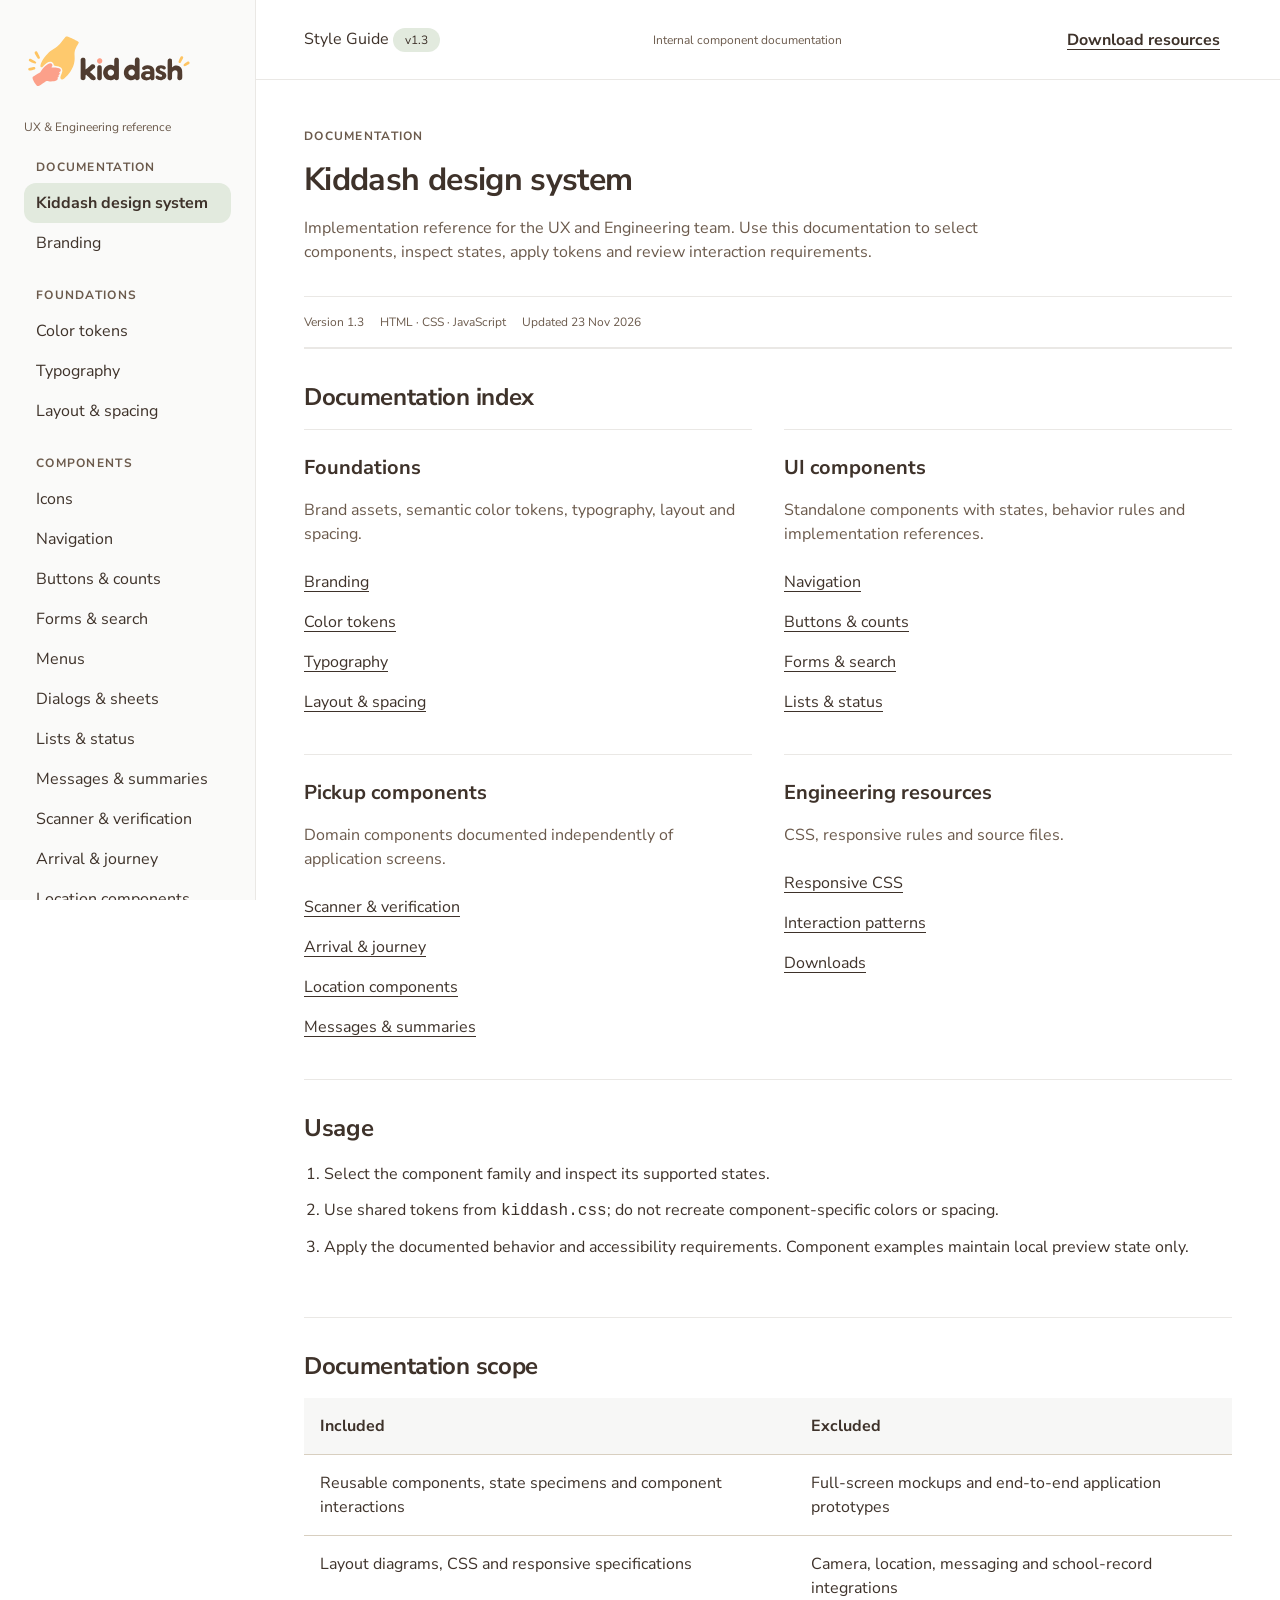
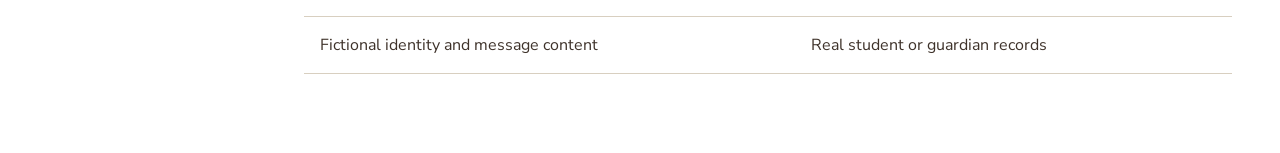
<file: index.html>
<!doctype html>
<html lang="en"><head><meta charset="utf-8"><meta name="viewport" content="width=device-width,initial-scale=1"><meta name="description" content="The interactive Kiddash style guide: visual foundations, reusable components, pickup patterns and responsive CSS."><title>Kiddash · Style Guide</title><link rel="stylesheet" href="guide.css?v=00be83d21c64"><script src="guide-resources.js?v=d16125eb1778" defer></script><script src="guide.js?v=cbdd973c6e53" defer></script><script src="library.js?v=e973c0bb55ab" defer></script></head>
<body><a class="skip" href="#main">Skip to content</a>
<aside class="sidebar" id="sidebar"><a href="#overview" aria-label="Kiddash style guide home"><img class="kd-logo" src="assets/kiddash-logo.svg" alt="Kiddash"></a><small>UX &amp; Engineering reference</small><nav aria-label="Style guide" id="guide-nav"></nav><div class="sidebar-footer">DESIGN SYSTEM · V1.3<br>23 November 2026<br><br>Interactive samples use fictional data.</div></aside>
<header class="topbar"><button class="kd-icon-button mobile-toggle" id="mobile-menu" aria-expanded="false" aria-controls="sidebar" aria-label="Open navigation"><img class="kd-icon" src="assets/icon-menu.svg" alt=""></button><span>Style Guide <span class="version">v1.3</span></span><small>Internal component documentation</small><a href="#downloads" class="kd-link">Download resources</a></header>
<main class="main" id="main" tabindex="-1">
<section class="page" id="overview" data-title="Kiddash design system"><div class="page-head"><div class="eyebrow">Documentation</div><h1>Kiddash design system</h1><p class="intro">Implementation reference for the UX and Engineering team. Use this documentation to select components, inspect states, apply tokens and review interaction requirements.</p></div>
<div class="doc-meta"><span>Version 1.3</span><span>HTML · CSS · JavaScript</span><span>Updated 23 Nov 2026</span></div>
<div class="section"><h2>Documentation index</h2><div class="doc-directory">
<article><h3>Foundations</h3><p>Brand assets, semantic color tokens, typography, layout and spacing.</p><a href="#branding">Branding</a><a href="#colors">Color tokens</a><a href="#typography">Typography</a><a href="#layout">Layout &amp; spacing</a></article>
<article><h3>UI components</h3><p>Standalone components with states, behavior rules and implementation references.</p><a href="#navigation">Navigation</a><a href="#buttons">Buttons &amp; counts</a><a href="#forms">Forms &amp; search</a><a href="#lists">Lists &amp; status</a></article>
<article><h3>Pickup components</h3><p>Domain components documented independently of application screens.</p><a href="#verification">Scanner &amp; verification</a><a href="#arrival">Arrival &amp; journey</a><a href="#location">Location components</a><a href="#messages">Messages &amp; summaries</a></article>
<article><h3>Engineering resources</h3><p>CSS, responsive rules and source files.</p><a href="#responsive">Responsive CSS</a><a href="#patterns">Interaction patterns</a><a href="#downloads">Downloads</a></article></div></div>
<div class="section"><h2>Usage</h2><ol class="rule-list"><li>Select the component family and inspect its supported states.</li><li>Use shared tokens from <code>kiddash.css</code>; do not recreate component-specific colors or spacing.</li><li>Apply the documented behavior and accessibility requirements. Component examples maintain local preview state only.</li></ol></div>
<div class="section"><h2>Documentation scope</h2><table class="kd-table"><thead><tr><th>Included</th><th>Excluded</th></tr></thead><tbody><tr><td>Reusable components, state specimens and component interactions</td><td>Full-screen mockups and end-to-end application prototypes</td></tr><tr><td>Layout diagrams, CSS and responsive specifications</td><td>Camera, location, messaging and school-record integrations</td></tr><tr><td>Fictional identity and message content</td><td>Real student or guardian records</td></tr></tbody></table></div></section>
<section class="page" id="branding" data-title="Branding" hidden><div class="page-head"><div class="eyebrow">Branding / Kiddash</div><h1>Branding</h1><p class="intro">Official logo asset, clear-space rules, minimum size, color treatment and product-copy requirements.</p></div><div class="logo-stage brand-signature"><div class="logo-clearspace"><img src="assets/kiddash-logo.svg" alt="Official Kiddash logo with clear space"></div></div><div class="brand-ribbon" aria-label="Kiddash brand colors"><span>Honey</span><span>Clay</span><span>Mist</span><span>Ink</span></div>
<div class="grid-2 section"><div><h2>Clear space & minimum size</h2><p>Reserve clear space of at least one quarter of the rendered logo height on all sides. At 160 px wide, the logo is about 50 px high; use 16 px of clear space.</p><p><strong>Minimum full-logo width: 128 px.</strong> This is the proposed product minimum; check readability at the final device scale.</p></div><div><h2>Asset usage</h2><ul class="rule-list"><li>Use the transparent SVG on white.</li><li>Scale width and height proportionally: 2048 : 636.</li><li>Do not stretch, add shadows, rotate or rebuild the wordmark in a font.</li><li>Logo artwork colors are fixed; they do not replace the application’s semantic color tokens.</li></ul></div></div><div class="grid-2"><div class="specimen"><div class="sample-title">Small app signature · 128 px</div><img class="kd-logo" style="width:128px" src="assets/kiddash-logo.svg" alt="Kiddash"></div><div class="logo-stage dark"><img class="kd-logo" src="assets/kiddash-logo.svg" alt="Single-color white Kiddash logo"></div></div><p class="component-note">White monochrome treatment is reserved for dark backgrounds. The downloadable source remains unchanged.</p><div class="actions"><a class="kd-button outline compact" href="assets/kiddash-logo.svg" download>Download original SVG</a></div><div class="section"><h2>Product copy</h2><ul class="rule-list"><li>Use concise, specific labels for actions and status changes.</li><li>Include student and guardian names where they identify the subject of a decision.</li><li>Use explicit verbs for consequential actions: “Check guardian” and “Confirm handoff”.</li><li>Keep brand slogans out of control labels, error messages and technical documentation.</li></ul></div><div data-css="brand"></div></section>


<section class="page" id="colors" data-title="Color tokens" hidden><div class="page-head"><div class="eyebrow">Foundations</div><h1>Color tokens</h1><p class="intro">Source palette, semantic assignments and text-contrast requirements. Select a swatch to copy its hexadecimal value.</p></div><div class="palette-grid" id="palette"></div><div class="section"><h2>Semantic assignments</h2><table class="kd-table"><caption>Semantic colors</caption><thead><tr><th>Role</th><th>Token</th><th>Rule</th></tr></thead><tbody><tr><td>Main scan action</td><td>Honey</td><td>Raised yellow surface with an ink label.</td></tr><tr><td>Needs attention</td><td>Blush</td><td>Coral count surface; always include a count and label.</td></tr><tr><td>Remaining</td><td>Mist</td><td>Children still in school’s care, including those needing attention.</td></tr><tr><td>Picked up</td><td>Neutral 100</td><td>Recorded handoffs, not scanned codes.</td></tr><tr><td>Deliberate decision</td><td>Clay</td><td>20 px bold ink labels; avoid small ink text on clay.</td></tr></tbody></table></div><div class="kd-notice">Use ink for normal text. Sage on white is approximately 4.45:1, so it is not approved for small text. Color never carries status by itself.</div><div data-css="colors"></div></section>

<section class="page" id="typography" data-title="Typography" hidden><div class="page-head"><div class="eyebrow">Foundations</div><h1>Typography</h1><p class="intro">Nunito Sans type scale with actual-size specimens, line heights and font weights. Use the preview field to inspect a custom string.</p></div><div class="type-controls"><label class="kd-field"><span class="kd-label">Preview text</span><input class="kd-input" id="type-input" value="Student name · Pickup status" maxlength="100"></label><button class="kd-button outline compact" id="type-reset">Reset sample</button></div><div id="type-specimens"></div><div class="section"><h2>Font weights</h2><div class="weight-preview"><span style="font-weight:400">Regular 400 · Messages and explanations</span><span style="font-weight:600">Semibold 600 · Supporting emphasis</span><span style="font-weight:700">Bold 700 · Names, headings and actions</span></div></div><div class="kd-notice">Body copy stays at 16 px / 24 px. Use 12 px only for secondary metadata. Let text wrap at increased text sizes; never truncate identity information.</div><div data-css="typography"></div></section>

<section class="page" id="layout" data-title="Layout & spacing" hidden><div class="page-head"><div class="eyebrow">Foundations</div><h1>Layout & spacing</h1><p class="intro">402 × 874 px reference layout, four-column grid and spacing tokens. All padding and gaps use the 4 px scale.</p></div><p class="component-note">Layout diagram: structural regions and spacing measurements, not an application mockup.</p><div class="layout-spec"><div class="phone-layout"><div class="phone-region region-status">Status / safe-area reference · 48</div><div class="phone-region region-header">App header · 52</div><div class="region-content"><div class="grid-overlay" id="layout-grid"><i></i><i></i><i></i><i></i></div><div class="fake">Search · 56</div><div class="fake" style="height:112px">3 count blocks · 112</div><div class="fake" style="height:144px">Full-width message</div><div class="fake" style="height:144px">Full-width message</div><div class="fake">Primary action · 56</div></div><div class="phone-region region-nav">Bottom navigation + safe area · 100</div></div><div><h2>Grid specification</h2><div class="legend"><i style="background:var(--kd-honey)"></i>52 px header</div><div class="legend"><i style="background:var(--kd-blush)"></i>Four columns, 12 px gutters</div><div class="legend"><i style="background:var(--kd-mist)"></i>100 px navigation region</div><ul class="rule-list"><li>24 px left and right margin → 354 px content width.</li><li>4 columns × 79.5 px + 3 gutters × 12 px = 354 px.</li><li>Content scrolls; identity names and full messages wrap.</li><li>Main controls: 56 px high. Compact controls and touch targets: at least 48 px.</li><li>These are design reference regions, not fixed operating-system safe areas. Use <code>env(safe-area-inset-*)</code> on the web.</li></ul><label class="kd-choice"><input type="checkbox" id="grid-toggle" checked>Show column overlay</label><a class="kd-link" href="#responsive">View responsive specifications</a></div></div><div class="grid-2 section"><div><h2>Padding visualization</h2><label class="kd-field"><span class="kd-label">Try a padding token</span><select class="kd-select" id="padding-select"><option>4</option><option>8</option><option>12</option><option>16</option><option>24</option><option selected>32</option></select></label><div class="spacing-demo" id="padding-demo" style="margin-top:24px"><span class="measure-label" id="padding-label">32 px</span><div class="inner">The white area is content.<br>The green area is padding.</div></div></div><div><h2>Spacing tokens</h2><div class="space-scale" id="space-scale"></div><p class="component-note">Use 4–8 px for closely related content, 12–16 px inside components, and 24–32 px between sections. Fractional grid widths are allowed; padding tokens remain multiples of four.</p></div></div><div data-css="layout"></div></section>

<section class="page" id="buttons" data-title="Buttons & counts" hidden><div class="page-head"><div class="eyebrow">Components</div><h1>Buttons & counts</h1><p class="intro">Action hierarchy, dimensions, interaction states and count selectors. Use shared component classes rather than screen-specific styles.</p></div><div class="specimen"><div class="sample-title">Live controls · press and hold</div><div class="samples"><button class="kd-button" data-toast="Scan action selected"><img class="kd-icon" src="assets/icon-scan.svg" alt="">Scan pickup code</button><button class="kd-button secondary" data-toast="Ready response selected">Getting ready</button><button class="kd-button outline" data-toast="Secondary action selected">Close options</button><button class="kd-button decision" data-toast="Confirmation requires an explicit handoff">Confirm handoff</button></div></div><div class="grid-2 section"><div class="specimen"><div class="sample-title">Pressed</div><button class="kd-button" data-state="pressed" data-toast="This specimen shows the pressed visual">Scan pickup code</button><p class="component-note">120 ms feedback. Shadow becomes inset; content shifts down 4 px.</p></div><div class="specimen"><div class="sample-title">Unavailable</div><button class="kd-button" disabled>Confirm handoff</button><p class="component-note">Check the guardian before confirming. Disabled controls keep readable labels and have no elevation.</p></div><div class="specimen"><div class="sample-title">Loading</div><button class="kd-button" id="loading-button">Try loading state</button><p class="component-note">The demo completes after one second. Production waits for a verified result and blocks duplicates.</p></div><div class="specimen"><div class="sample-title">Compact / text action</div><div class="samples"><button class="kd-button outline compact" data-toast="Compact control selected">View history</button><button class="kd-link" data-toast="Text action selected">Cancel</button></div></div></div><div class="section"><h2>Count selector</h2><div class="kd-metrics" style="max-width:354px" id="count-samples"><button class="kd-count attention" aria-pressed="true"><strong>2</strong><span>Attention</span></button><button class="kd-count" aria-pressed="false"><strong>12</strong><span>Picked up</span></button><button class="kd-count remaining" aria-pressed="false"><strong>8</strong><span>Remaining</span></button></div><p id="count-sample-result" class="component-note" aria-live="polite">Attention selected. The active surface is inset.</p><p>Keep 48 px numbers and 12 px labels. No decorative arrows. Attention is part of Remaining, so <strong>12 + 8 = 20</strong>, not 22.</p></div><div id="button-states"></div><div data-css="buttons"></div></section>


<section class="page" id="forms" data-title="Forms & search" hidden><div class="page-head"><div class="eyebrow">Components</div><h1>Forms & search</h1><p class="intro">Labeled input, search, selection and validation components. Field errors preserve entered values and identify the required correction.</p></div><div class="grid-2"><form class="specimen kd-stack" id="message-form" novalidate><h2>Form specimen</h2><label class="kd-field"><span class="kd-label">Child</span><input class="kd-input" value="Justin H. · Grade 2" disabled></label><label class="kd-field"><span class="kd-label">Today’s delay</span><select class="kd-select" name="delay"><option value="20">20 minutes</option><option value="10">10 minutes</option><option value="30">30 minutes</option></select></label><label class="kd-field"><span class="kd-label">Message <span class="muted">(required)</span></span><textarea class="kd-textarea" id="message-field" name="message" maxlength="500" placeholder="Let Ms. Chen know what changed." aria-describedby="message-help"></textarea><span class="kd-help" id="message-help">Include anything the teacher needs to know today.</span></label><button class="kd-button" type="submit">Send demo update</button><div class="empty-feedback" id="form-feedback" role="status"></div></form><div class="kd-stack"><div class="specimen"><div class="sample-title">Search / filled / focus</div><label class="kd-label" for="search-sample">Find a student</label><div class="kd-search" style="margin-top:12px"><img class="kd-icon" src="assets/icon-search.svg" alt=""><input id="search-sample" type="search" placeholder="Search by name"></div><p class="component-note" id="search-sample-result" aria-live="polite">Try “Justin”, “Sofia” or “Noah”.</p></div><div class="specimen"><h3>One choice, clearly named</h3><fieldset style="border:0;padding:0;margin:0"><legend class="kd-label">Arrival update method</legend><label class="kd-choice"><input type="radio" name="method" checked>Share for this pickup</label><label class="kd-choice"><input type="radio" name="method">Use manual updates</label></fieldset><label class="kd-choice"><input type="checkbox">Keep a copy in pickup history</label></div><div class="kd-notice">Validate after the user tries to submit, then update feedback as they correct the field. Keep their text. Use <code>aria-invalid</code> and <code>aria-describedby</code>; an error never relies on red alone.</div></div></div><div id="form-states"></div><div data-css="forms"></div></section>


<section class="page" id="menus" data-title="Menus" hidden><div class="page-head"><div class="eyebrow">Components</div><h1>Menus</h1><p class="intro">Contextual selection menus with visible selected states and keyboard interaction.</p></div><div class="grid-2"><div class="specimen" style="min-height:320px"><div class="sample-title">Open the class menu</div><div class="menu-preview"><button class="kd-button outline compact" id="class-menu-button" aria-haspopup="menu" aria-expanded="false" aria-controls="class-menu">Grade 2</button><div class="kd-menu floating-menu" id="class-menu" role="menu" aria-label="Choose a class" hidden><button role="menuitemradio" aria-checked="false" data-grade="Grade 1">Grade 1<span></span></button><button role="menuitemradio" aria-checked="true" data-grade="Grade 2">Grade 2<img class="kd-icon" src="assets/icon-check.svg" alt="Selected"></button><button role="menuitemradio" aria-checked="false" data-grade="Grade 3">Grade 3<span></span></button><button role="menuitem" disabled>Manage classes · unavailable</button></div></div><p class="component-note">Click outside or press Escape to dismiss. Arrow keys move between options; Enter selects.</p></div><div><h2>Menu rules</h2><ul class="rule-list"><li>48 px minimum row height; 16 px labels.</li><li>Use a check plus a soft selected surface.</li><li>Return focus to the trigger after closing.</li><li>Keep destructive choices separated and explicitly named.</li><li>Use a native select for ordinary form choices.</li></ul></div></div><div data-css="menus"></div></section>

<section class="page" id="navigation" data-title="Navigation" hidden>
<div class="page-head"><div class="eyebrow">Components / Navigation</div><h1>Navigation</h1><p class="intro">Bottom navigation components for teacher and parent roles. Inspect destination order, selected states, touch targets and safe-area behavior.</p></div>
<div class="nav-stage-grid" id="navigation-live"></div>
<div class="section"><h2>Selected-state variants</h2><p>402 px reference width · 100 px reference region including the home indicator. On a real device, use the operating system’s safe-area inset.</p><div id="navigation-variants" class="nav-variant-grid"></div></div>
<div class="section grid-2"><div><h2>Destination structure</h2><ul class="rule-list"><li>Teacher: Map, Pickup, Chat, Alerts.</li><li>Parent: Pickup, Chat, My code.</li><li>Keep destination order fixed and labels visible.</li><li>Color, shape and label weight work together.</li></ul></div><div><h2>Interaction & accessibility</h2><ul class="rule-list"><li>Each link has a touch target at least 48 px high.</li><li>One current destination per bar.</li><li>Use <code>aria-current="page"</code> and a named navigation landmark.</li><li>Camera and confirmation steps use a focused flow with a clear return.</li></ul></div></div><div data-css="navigation"></div></section>


<section class="page" id="dialogs" data-title="Dialogs & sheets" hidden><div class="page-head"><div class="eyebrow">Components</div><h1>Dialogs & sheets</h1><p class="intro">Modal surfaces for focused decisions and contextual options. Includes focus management, dismissal behavior and action ordering.</p></div><div class="grid-2"><div class="specimen"><h2>Confirmation</h2><p>Explain the consequence before ending a pickup trip.</p><button class="kd-button decision" data-dialog="end-trip-dialog">Preview confirmation</button></div><div class="specimen"><h2>Contextual sheet</h2><p>Keep options close to the current pickup, with a clear way back.</p><button class="kd-button outline" data-dialog="options-dialog">Open pickup options</button></div></div><div class="section"><h2>Shared anatomy</h2><table class="kd-table"><thead><tr><th>Part</th><th>Specification</th><th>Behavior</th></tr></thead><tbody><tr><td>Surface</td><td>354 px max / 24 px padding / 24 px radius</td><td>Scroll inside the dialog on short screens.</td></tr><tr><td>Backdrop</td><td>Ink at 32% opacity</td><td>Underlying controls are not interactive.</td></tr><tr><td>Heading / copy</td><td>24 / 32 bold; 16 / 24 regular</td><td>Describe the outcome in plain language.</td></tr><tr><td>Actions</td><td>56 px high, 12 px gap</td><td>Safe choice first in focus order; explicit action labels.</td></tr><tr><td>Focus</td><td>Native dialog / accessible heading</td><td>Focus enters the dialog, stays inside and returns to the trigger.</td></tr></tbody></table><p class="component-note">Escape and the safe action dismiss without changing data. Never confirm a handoff by clicking the backdrop.</p></div><div data-css="dialogs"></div></section>

<section class="page" id="lists" data-title="Lists & status" hidden><div class="page-head"><div class="eyebrow">Components</div><h1>Lists & status</h1><p class="intro">Attention messages, roster rows, status chips and documentation tables. Use full-width rows when names or messages require wrapping.</p></div><div class="grid-2"><div><div class="sample-title">Whole-card reply</div><button class="kd-attention-card" data-reply="Sofia R."><span class="kd-row"><span class="kd-avatar" style="background:var(--kd-blush)">SR</span><span><strong>Sofia R.</strong><small style="display:block">New message · 2 min ago</small></span></span><p>“Could you bring Sofia’s jacket? I left it by the classroom door this morning.”</p><span class="reply">Read & reply</span></button><p class="component-note">40 px portrait / 16 px padding / 16 px body. Reply is a cue inside the one button, not a nested button.</p></div><div><div class="sample-title">Arrival queue / chronological</div><ol class="kd-list"><li class="kd-list-item"><span data-order>1</span><div><strong>Justin H.</strong><small>David Han · North gate · 3:14 PM</small></div><span class="kd-chip success">Arrived</span></li><li class="kd-list-item"><span data-order>2</span><div><strong>Noah K.</strong><small>Jordan K. · North gate · 3:15 PM</small></div><span class="kd-chip waiting">Getting ready</span></li><li class="kd-list-item"><span data-order>3</span><div><strong>Emma L.</strong><small>Alex L. · North gate · 3:16 PM</small></div><span class="kd-chip success">Arrived</span></li></ol></div></div><div class="section"><h2>Tables: explicit scope</h2><p>The current mobile application uses roster and history lists, so an in-app data table is <strong>not applicable</strong>. Do not squeeze a desktop table into a phone. This documentation uses accessible tables for specifications; the reusable CSS is included below.</p><div class="kd-table-wrap" tabindex="0" role="region" aria-label="Example pickup record table"><table class="kd-table"><caption>Documentation example · fictional records</caption><thead><tr><th scope="col">Student</th><th scope="col">Guardian</th><th scope="col">Handoff</th></tr></thead><tbody><tr><th scope="row">Ben L.</th><td>David L.</td><td>3:10 PM</td></tr><tr><th scope="row">Ella T.</th><td>Sam T.</td><td>3:12 PM</td></tr></tbody></table></div></div><div class="section"><h2>List row variants</h2><div class="spec-grid"><div><div class="sample-title">Default / roster</div><ul class="kd-list"><li class="kd-list-item"><span class="kd-avatar">JH</span><div><strong>Justin H.</strong><small>Grade 2 · In school’s care</small></div></li></ul></div><div><div class="sample-title">Arrival / ordered</div><ol class="kd-list"><li class="kd-list-item"><span data-order>1</span><div><strong>Justin H.</strong><small>David Han · 3:14 PM</small></div><span class="kd-chip success">Arrived</span></li></ol></div><div><div class="sample-title">History / completed</div><ul class="kd-list"><li class="kd-list-item"><span class="kd-avatar">BL</span><div><strong>Ben L.</strong><small>David L. · Picked up 3:10 PM</small></div><img class="kd-icon" src="assets/icon-check.svg" alt="Completed"></li></ul></div><div><div class="sample-title">Compact</div><ul class="kd-list"><li class="kd-list-item compact"><div><strong>Sofia R.</strong><small>Grade 2</small></div><span class="kd-chip attention">Message</span></li></ul></div></div></div><div id="list-states"></div><div data-css="lists"></div></section>


<section class="page" id="icons" data-title="Icons" hidden><div class="page-head"><div class="eyebrow">Components</div><h1>Icons</h1><p class="intro">Rounded SVG icon set: 24 px grid, 1.75 px stroke, rounded joins and semantic color accents. Each asset can be downloaded individually.</p></div><p class="component-note">Assets are displayed at 24 px. Select an icon to download the SVG.</p><div class="icons-grid" id="icon-gallery"></div><div class="section grid-2"><div><h2>24 px icon, 48 px target</h2><div class="samples"><button class="kd-icon-button" data-toast="Close action sample" aria-label="Close example"><img class="kd-icon" src="assets/icon-close.svg" alt=""></button><button class="kd-button outline compact" data-toast="History action sample"><img class="kd-icon" src="assets/icon-history.svg" alt="">Pickup history</button></div></div><ul class="rule-list"><li>Use 1.75 px rounded strokes on a 24 px grid.</li><li>Use color for selected navigation; quiet grayscale for the rest.</li><li>Keep the visible glyph centered inside a 24 px frame.</li><li>Do not use an icon as the only state cue.</li><li>Decorative icons use an empty alt; the control owns the accessible name.</li></ul></div><div data-css="icons"></div></section>

<section class="page" id="verification" data-title="Scanner & verification" hidden><div class="page-head"><div class="eyebrow">Components</div><h1>Scanner & verification</h1><p class="intro">Scanner surfaces, pickup passes, guardian pairs and explicit handoff controls. These are isolated component specimens; they do not update a roster.</p></div>
<div class="spec-grid"><div><h2>Scanner</h2><p>Preview the component state without opening a camera.</p><label class="kd-field"><span class="kd-label">Scanner state</span><select class="kd-select" id="scanner-state"><option value="ready">Ready</option><option value="captured">Captured</option><option value="invalid">Invalid / expired</option></select></label><div id="scanner-specimen" class="component-preview" aria-live="polite"></div></div><div><h2>Specification</h2><dl class="spec-list"><dt>CSS</dt><dd><code>.kd-scanner</code>, <code>.kd-scan-window</code></dd><dt>Reference size</dt><dd>354 px width; 224 px ready surface</dd><dt>Padding / radius</dt><dd>24 px / 24 px</dd><dt>State input</dt><dd><code>ready | captured | invalid</code></dd><dt>Behavior</dt><dd>A captured code identifies a pass. It does not confirm the guardian’s identity or record a handoff.</dd></dl></div></div>
<div id="verification-states"></div>
<div class="section"><h2>Guardian match — interactive specimen</h2><div class="spec-grid"><div><div id="guardian-preview"></div><div class="state-selectors" id="guardian-controls"><button class="kd-button outline compact" data-guardian="default" aria-pressed="true">Default</button><button class="kd-button outline compact" data-guardian="right" aria-pressed="false">Swipe right</button><button class="kd-button outline compact" data-guardian="left" aria-pressed="false">Swipe left</button><button class="kd-button outline compact" data-guardian="matched" aria-pressed="false">Matched</button></div><p id="guardian-state-status" role="status" class="component-note">Default state</p></div><div><h3>Behavior contract</h3><ul class="rule-list"><li>Right swipe previews Match; left swipe previews Check.</li><li>Expose equivalent controls for keyboard and tap input.</li><li>Keep the student and guardian names visible.</li><li>A matched identity enables a separate handoff confirmation. It does not record pickup.</li></ul></div></div></div>
<div class="section"><h2>Pickup pass &amp; handoff action</h2><div class="spec-grid"><div class="kd-pass"><img class="pass-symbol" src="assets/icon-qr.svg" alt="Illustrative QR symbol, not a valid pickup pass"><strong>Justin H. · David Han</strong><p>Authorized guardian</p><span class="kd-chip">Illustrative pass</span></div><div><h3>Confirmation control</h3><p>The host application enables this action only after identity verification. The action records the physical handoff, not the scan result.</p><div class="kd-stack"><button class="kd-button decision" disabled>Confirm handoff</button><button class="kd-button decision" data-toast="Component preview: handoff action activated; no record changed.">Confirm handoff</button></div><p class="component-note">Disabled and enabled states. Production code must prevent duplicate submissions.</p></div></div></div><div data-css="verification"></div></section>
<section class="page" id="arrival" data-title="Arrival & journey" hidden><div class="page-head"><div class="eyebrow">Components</div><h1>Arrival & journey</h1><p class="intro">Approaching notifications, arrival-sharing status, journey scenes and action rows. State controls below change one component at a time.</p></div><div id="arrival-states"></div><div data-css="arrival"></div></section>
<section class="page" id="location" data-title="Location components" hidden><div class="page-head"><div class="eyebrow">Components</div><h1>Location components</h1><p class="intro">Search results, empty states and campus selection surfaces. Keep the query field in Forms & search; compose these components in the application.</p></div>
<div class="section"><h2>Search result states</h2><div class="spec-grid"><div><div class="sample-title">Result row</div><button class="kd-search-result" data-toast="Component event: select student Justin H."><span class="kd-avatar">JH</span><span><strong>Justin H.</strong><small>Grade 2 · Playground</small></span></button><p class="component-note">Primary text: student name. Supporting text: class and location. Use a full-width control with a minimum 48 px target.</p></div><div><div class="sample-title">No results</div><div class="kd-empty"><strong>No matching student</strong><p>Check the spelling or use a different name.</p></div></div></div></div>
<div class="section"><h2>Campus surface</h2><div class="spec-grid"><div><label class="kd-field"><span class="kd-label">Map state</span><select class="kd-select" id="location-state"><option value="overview">Overview</option><option value="selected">Student selected</option></select></label><div id="location-specimen" class="component-preview"></div><p id="location-status" class="component-note" role="status"></p></div><div><h3>Selection rules</h3><ul class="rule-list"><li>Keep unselected areas neutral.</li><li>Highlight only the selected student and location.</li><li>Provide the student name outside the map as accessible text.</li><li>Show the source and update time of the location.</li><li>Clear selection when the query changes.</li></ul><p class="component-note">The campus surface is a simplified web adaptation, not the original Figma illustration.</p></div></div></div><div data-css="location"></div></section>
<section class="page" id="patterns" data-title="Interaction patterns" hidden><div class="page-head"><div class="eyebrow">Behavior</div><h1>Interaction patterns</h1><p class="intro">Requirements for navigation, progressive disclosure, selection, feedback and confirmation. Each pattern links to the relevant component documentation.</p></div><div class="status-note"><strong>Task 4 cross-check pending.</strong> These patterns describe the current app. The team’s original Task 4 selections have not been supplied, so this list does not claim to reproduce that submission.</div><div id="pattern-list"></div><div class="section"><h2>Pickup state requirements</h2><p><strong>Approaching → Arrived → Identity checked → Handoff confirmed.</strong> These states are distinct. Messages, scans and swipe feedback never silently record a child as picked up.</p><a class="kd-button outline compact" href="#verification">View verification components</a></div><div data-css="patterns"></div></section>




<section class="page" id="messages" data-title="Messages & summaries" hidden><div class="page-head"><div class="eyebrow">Components & patterns</div><h1>Messages & summaries</h1><p class="intro">Incoming and outgoing messages, contextual replies and source-linked summaries. Summary content does not change pickup authorization.</p></div><div class="grid-2"><div class="kd-summary"><h2>Summary component</h2><ol><li>Sofia’s pickup is 20 minutes later.<br><button class="kd-link" data-source="sofia-source">Read Elena’s message · 2:48 PM</button></li><li>Justin’s dad is at the North gate.<br><button class="kd-link" data-source="justin-source">Read David’s message · 3:14 PM</button></li></ol><p class="component-note">Example summary of fictional messages. Verify the source when a decision affects handoff.</p></div><div class="kd-stack"><article class="kd-message" id="sofia-source" tabindex="-1"><strong>Elena R. · Sofia’s mom</strong><p>I’ll be 20 minutes late today.</p><small>2:48 PM</small><button class="kd-link" data-reply="Sofia R.">Reply to Elena</button></article><article class="kd-message" id="justin-source" tabindex="-1"><strong>David Han · Justin’s dad</strong><p>I’m at the North gate.</p><small>3:14 PM</small><button class="kd-link" data-reply="Justin H.">Reply to David</button></article></div></div><div id="message-states"></div><div data-css="messages"></div></section>


<section class="page" id="responsive" data-title="Responsive CSS" hidden><div class="page-head"><div class="eyebrow">Implementation</div><h1>Responsive CSS</h1><p class="intro">Breakpoint definitions, layout grids, safe-area insets, reduced-motion rules and forced-color support. The width control visualizes the documented grid.</p></div><div class="responsive-toolbar"><label for="viewport-width">Preview width</label><input type="range" id="viewport-width" min="320" max="1440" step="2" value="402"><output id="viewport-output" for="viewport-width">402 px</output><button class="kd-button outline compact" data-viewport="402">Phone</button><button class="kd-button outline compact" data-viewport="768">Tablet</button><button class="kd-button outline compact" data-viewport="1280">Desktop</button></div><div class="breakpoint-result" id="breakpoint-result"></div><div class="responsive-viewport" style="margin-top:24px"><div class="responsive-canvas" id="responsive-canvas" style="width:402px"><div class="sim-head">Kiddash · Responsive layout</div><div class="sim-grid" id="sim-grid"></div><div class="sim-content" id="sim-content"><div><strong>Pickup status</strong><p>Names and messages wrap naturally.</p></div><div><strong>Upcoming arrivals</strong><p>Related content shares a reading edge.</p></div><div><strong>Class updates</strong><p>Primary actions stay within reach.</p></div></div></div></div><p class="component-note">The preview simulates a viewport width inside this page; scroll horizontally to inspect larger canvases. The downloaded CSS uses real media queries. Tablet and desktop rules are a documented web adaptation.</p><div class="section"><h2>Breakpoint rules</h2><table class="kd-table"><thead><tr><th>Range</th><th>Columns</th><th>Margin / gap</th></tr></thead><tbody><tr><td>Under 768 px</td><td>4</td><td>24 / 12 px (16 / 8 below 360 px)</td></tr><tr><td>768–1199 px</td><td>8</td><td>32 / 16 px</td></tr><tr><td>1200 px and above</td><td>12</td><td>32 minimum / 24 px; content capped at 1280 px</td></tr></tbody></table><ul class="rule-list"><li>Use relative font units; respect browser zoom and text preferences.</li><li>Keep phone cards stacked and touch targets at least 48 px.</li><li>Use safe-area insets for the header and bottom navigation.</li><li>Disable nonessential motion when reduced motion is requested.</li><li>Retain visible control boundaries in forced-colors mode.</li></ul><a class="kd-button" href="responsive.css" download>Download responsive.css</a></div><div data-css="responsive"></div></section>

<section class="page" id="downloads" data-title="Resources & handoff" hidden><div class="page-head"><div class="eyebrow">Handoff</div><h1>Resources & handoff</h1><p class="intro">Download implementation styles, source files, the offline guide and the one-page summary.</p></div><div class="download-row"><div><strong>Complete component CSS</strong><p>Tokens, typography, layout, controls and interaction patterns.</p></div><a class="kd-button outline compact" href="kiddash.css" download>Download CSS</a></div><div class="download-row"><div><strong>Interactive guide layout CSS</strong><p>Specimen layouts, visualization styles and the guide navigation shell.</p></div><a class="kd-button outline compact" href="guide.css?v=00be83d21c64" download>Download guide CSS</a></div><div class="download-row"><div><strong>Responsive CSS</strong><p>Phone, tablet and desktop rules; reduced motion and forced colors.</p></div><a class="kd-button outline compact" href="responsive.css" download>Download @media CSS</a></div><div class="download-row"><div><strong>Official transparent SVG</strong><p>The supplied artwork, unchanged.</p></div><a class="kd-button outline compact" href="assets/kiddash-logo.svg" download>Download logo</a></div><div class="download-row"><div><strong>Jama one-page overview</strong><p>A print-ready overview and copyable text for the assignment.</p></div><a class="kd-button outline compact" href="overview.html" target="_blank" rel="noopener">Open one-pager</a></div><div class="download-row" id="offline-download-row"><div><strong>Single-file offline app</strong><p>Save one HTML file. Double-click to open on any desktop browser; no install or server needed.</p></div><a class="kd-button outline compact" href="kiddash-style-guide-offline.html" download>Download offline HTML</a></div><div class="download-row"><div><strong>Full vanilla source</strong><p>HTML, CSS, JavaScript, fonts and shared icon assets.</p></div><a class="kd-button outline compact" href="kiddash-style-guide.zip" download>Download source</a></div><div class="status-note"><strong>Submission follow-up:</strong> Match the pattern list against the team’s original Task 4 choices. The one-pager is prepared for Jama; it has not been submitted to Jama from this app.</div><div class="section"><h2>Accessibility checklist</h2><ul class="rule-list"><li>Visible keyboard focus and predictable focus return.</li><li>Labels remain visible; color is never the only signal.</li><li>Large touch targets and wrapping messages.</li><li>Keyboard and tap alternatives to every swipe.</li><li>Reduced motion and safe-area CSS.</li><li>Production implementations still need testing with assistive technology and real devices.</li></ul></div></section>

</main>
<dialog class="kd-dialog" id="end-trip-dialog" aria-labelledby="end-trip-title"><h2 id="end-trip-title">End this pickup trip?</h2><p>Arrival sharing will stop. Your child stays in the school’s care, and the teacher will be informed.</p><div class="kd-stack"><button class="kd-button outline" data-close>Keep trip active</button><button class="kd-button decision" id="confirm-end-trip">End trip</button></div></dialog>
<dialog class="kd-dialog kd-sheet" id="options-dialog" aria-labelledby="options-title"><div class="dialog-head"><h2 id="options-title">Pickup options</h2><button class="kd-icon-button" data-close aria-label="Close pickup options"><img class="kd-icon" src="assets/icon-close.svg" alt=""></button></div><div class="kd-stack"><button class="kd-button outline compact" data-sheet-action="The teacher will receive your arrival update.">Send arrival update</button><button class="kd-button outline compact" data-sheet-action="Your pickup pass is available under My code.">View pickup pass</button><button class="kd-link" data-close>Close options</button></div></dialog>
<dialog class="kd-dialog wide" id="reply-dialog" aria-labelledby="reply-title"><div class="dialog-head"><h2 id="reply-title">Reply about Justin</h2><button class="kd-icon-button" data-close aria-label="Close reply"><img class="kd-icon" src="assets/icon-close.svg" alt=""></button></div><form class="kd-stack" id="reply-form" novalidate><label class="kd-field"><span class="kd-label">Your reply</span><textarea class="kd-textarea" id="reply-text" maxlength="500" aria-describedby="reply-help" placeholder="Type a reply"></textarea><span id="reply-help" class="kd-help">This demo keeps replies in this browser session.</span></label><div class="samples"><button type="button" class="kd-button outline compact" data-quick="Getting ready. Please wait at the North gate.">Getting ready</button><button type="button" class="kd-button outline compact" data-quick="I need a little more time. I’ll update you here.">A little more time</button></div><button class="kd-button" type="submit">Send demo reply</button></form></dialog>

<div class="toast" id="toast" role="status" hidden></div>
</body></html>
</file>
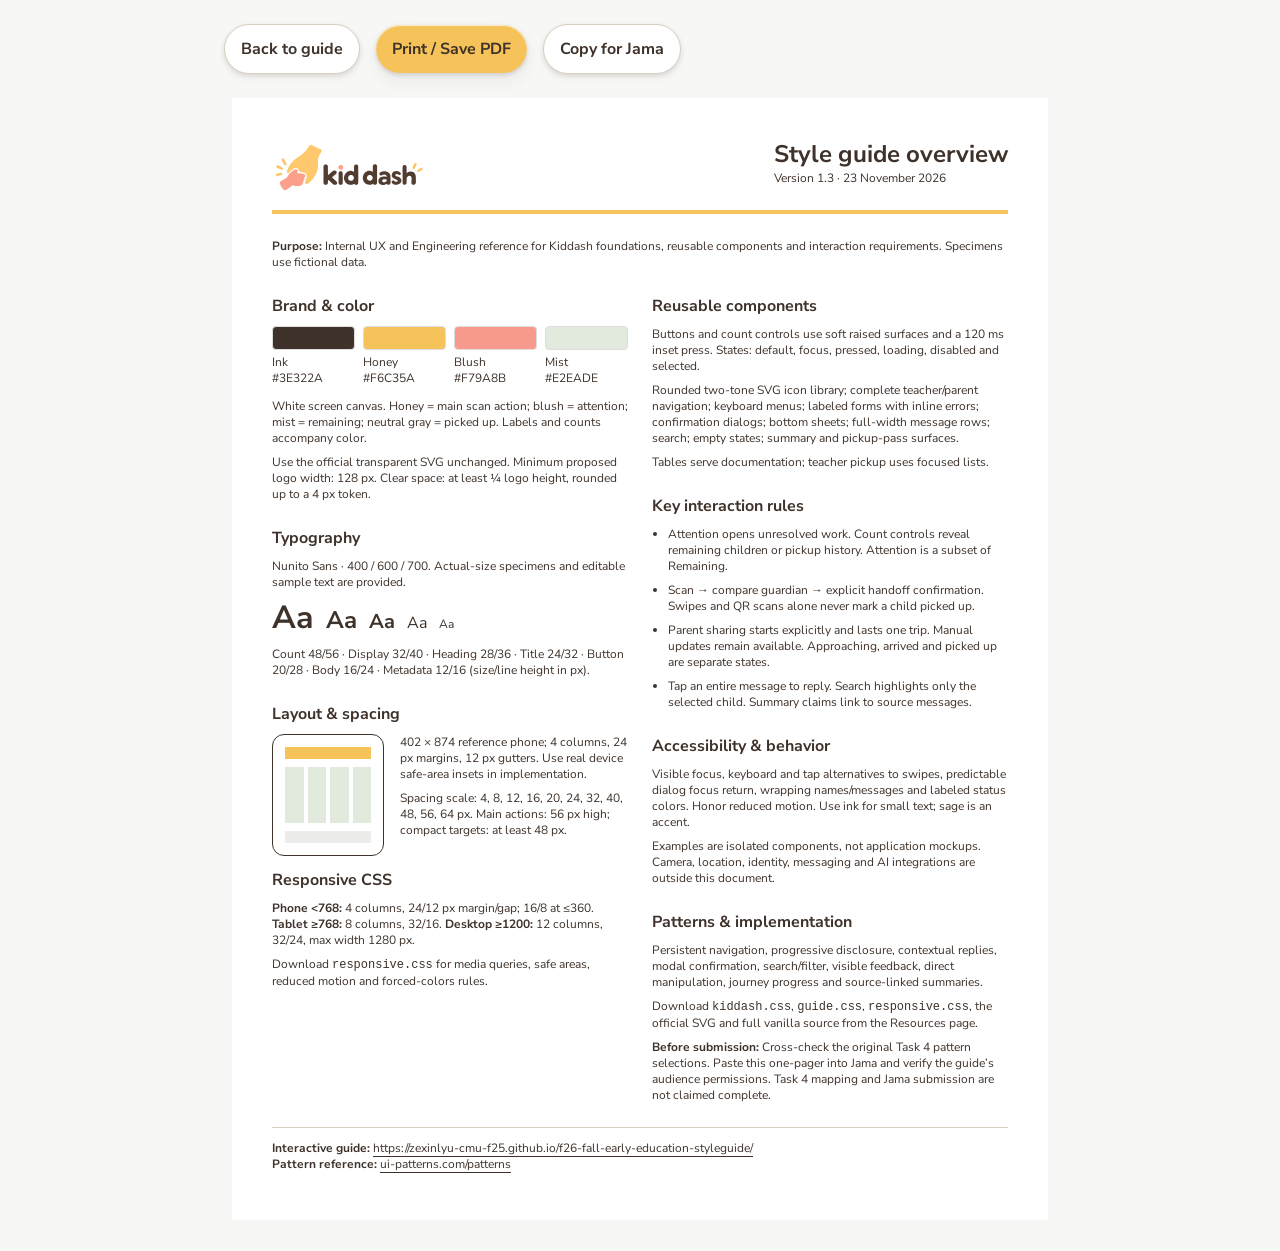
<file: overview.html>
<!doctype html>
<html lang="en"><head><meta charset="utf-8"><meta name="viewport" content="width=device-width,initial-scale=1"><title>Kiddash · One-page style guide</title><link rel="stylesheet" href="kiddash.css"><style>
body{background:#f7f7f6}.toolbar{max-width:880px;margin:24px auto;display:flex;gap:16px;align-items:center;flex-wrap:wrap;padding:0 24px}.sheet{max-width:816px;margin:0 auto 32px;background:white;padding:40px}.heading{display:flex;align-items:center;justify-content:space-between;border-bottom:4px solid var(--kd-honey);padding-bottom:16px;margin-bottom:24px}.heading img{width:160px;height:auto}h1{font-size:24px;line-height:32px;margin:0}h2{font-size:16px;line-height:24px;margin:0 0 8px}p,li{font-size:12px;line-height:16px;margin:0 0 8px}ul{padding-left:16px;margin:0}.columns{display:grid;grid-template-columns:1fr 1fr;gap:24px}section{break-inside:avoid;margin-bottom:24px}.palette{display:flex;gap:8px;margin-bottom:12px}.color{flex:1;font-size:12px;line-height:16px}.color i{display:block;height:24px;border-radius:4px;margin-bottom:4px;border:1px solid #ddd}.type{display:flex;align-items:baseline;gap:12px;margin:8px 0;flex-wrap:wrap}.mini-phone{width:112px;border:1px solid var(--kd-ink);border-radius:12px;padding:12px;float:left;margin:0 16px 12px 0}.mini-header{height:12px;background:var(--kd-honey);margin-bottom:8px}.mini-columns{display:grid;grid-template-columns:repeat(4,1fr);gap:4px;height:56px}.mini-columns i{background:var(--kd-mist)}.mini-nav{height:12px;background:var(--kd-neutral-100);margin-top:8px}.footer{clear:both;border-top:1px solid var(--kd-line);padding-top:12px}a{overflow-wrap:anywhere}#copy-status{font-size:12px}@media(max-width:600px){.sheet{padding:24px}.columns{grid-template-columns:1fr}.heading{align-items:start;gap:16px}.heading img{width:128px}}@media print{@page{size:letter portrait;margin:8mm}body{background:white}.toolbar{display:none}.sheet{max-width:none;margin:0;padding:0}.heading{margin-bottom:16px}.columns{gap:20px}section{margin-bottom:16px}.sheet a{color:inherit;text-decoration:none}}
</style></head><body><div class="toolbar"><a class="kd-button outline compact" href="index.html#downloads">Back to guide</a><button class="kd-button compact" id="print">Print / Save PDF</button><button class="kd-button outline compact" id="copy">Copy for Jama</button><span id="copy-status" role="status"></span></div><article class="sheet" id="overview-content"><header class="heading"><img src="assets/kiddash-logo.svg" alt="Kiddash"><div><h1>Style guide overview</h1><p>Version 1.3 · 23 November 2026</p></div></header><p><strong>Purpose:</strong> Internal UX and Engineering reference for Kiddash foundations, reusable components and interaction requirements. Specimens use fictional data.</p><div class="columns" style="margin-top:24px"><div>
<section><h2>Brand & color</h2><div class="palette"><div class="color"><i style="background:#3E322A"></i>Ink<br>#3E322A</div><div class="color"><i style="background:#F6C35A"></i>Honey<br>#F6C35A</div><div class="color"><i style="background:#F79A8B"></i>Blush<br>#F79A8B</div><div class="color"><i style="background:#E2EADE"></i>Mist<br>#E2EADE</div></div><p>White screen canvas. Honey = main scan action; blush = attention; mist = remaining; neutral gray = picked up. Labels and counts accompany color.</p><p>Use the official transparent SVG unchanged. Minimum proposed logo width: 128 px. Clear space: at least ¼ logo height, rounded up to a 4 px token.</p></section>
<section><h2>Typography</h2><p>Nunito Sans · 400 / 600 / 700. Actual-size specimens and editable sample text are provided.</p><div class="type"><span style="font-size:32px;line-height:40px;font-weight:700">Aa</span><span style="font-size:24px;line-height:32px;font-weight:700">Aa</span><span style="font-size:20px;line-height:28px;font-weight:700">Aa</span><span style="font-size:16px;line-height:24px">Aa</span><span style="font-size:12px;line-height:16px">Aa</span></div><p>Count 48/56 · Display 32/40 · Heading 28/36 · Title 24/32 · Button 20/28 · Body 16/24 · Metadata 12/16 (size/line height in px).</p></section>
<section><h2>Layout & spacing</h2><div class="mini-phone" aria-hidden="true"><div class="mini-header"></div><div class="mini-columns"><i></i><i></i><i></i><i></i></div><div class="mini-nav"></div></div><p>402 × 874 reference phone; 4 columns, 24 px margins, 12 px gutters. Use real device safe-area insets in implementation.</p><p>Spacing scale: 4, 8, 12, 16, 20, 24, 32, 40, 48, 56, 64 px. Main actions: 56 px high; compact targets: at least 48 px.</p></section>
<section style="clear:both"><h2>Responsive CSS</h2><p><strong>Phone &lt;768:</strong> 4 columns, 24/12 px margin/gap; 16/8 at ≤360. <strong>Tablet ≥768:</strong> 8 columns, 32/16. <strong>Desktop ≥1200:</strong> 12 columns, 32/24, max width 1280 px.</p><p>Download <code>responsive.css</code> for media queries, safe areas, reduced motion and forced-colors rules.</p></section>
</div><div>
<section><h2>Reusable components</h2><p>Buttons and count controls use soft raised surfaces and a 120 ms inset press. States: default, focus, pressed, loading, disabled and selected.</p><p>Rounded two-tone SVG icon library; complete teacher/parent navigation; keyboard menus; labeled forms with inline errors; confirmation dialogs; bottom sheets; full-width message rows; search; empty states; summary and pickup-pass surfaces.</p><p>Tables serve documentation; teacher pickup uses focused lists.</p></section>
<section><h2>Key interaction rules</h2><ul><li>Attention opens unresolved work. Count controls reveal remaining children or pickup history. Attention is a subset of Remaining.</li><li>Scan → compare guardian → explicit handoff confirmation. Swipes and QR scans alone never mark a child picked up.</li><li>Parent sharing starts explicitly and lasts one trip. Manual updates remain available. Approaching, arrived and picked up are separate states.</li><li>Tap an entire message to reply. Search highlights only the selected child. Summary claims link to source messages.</li></ul></section>
<section><h2>Accessibility & behavior</h2><p>Visible focus, keyboard and tap alternatives to swipes, predictable dialog focus return, wrapping names/messages and labeled status colors. Honor reduced motion. Use ink for small text; sage is an accent.</p><p>Examples are isolated components, not application mockups. Camera, location, identity, messaging and AI integrations are outside this document.</p></section>
<section><h2>Patterns & implementation</h2><p>Persistent navigation, progressive disclosure, contextual replies, modal confirmation, search/filter, visible feedback, direct manipulation, journey progress and source-linked summaries.</p><p>Download <code>kiddash.css</code>, <code>guide.css</code>, <code>responsive.css</code>, the official SVG and full vanilla source from the Resources page.</p><p><strong>Before submission:</strong> Cross-check the original Task 4 pattern selections. Paste this one-pager into Jama and verify the guide’s audience permissions. Task 4 mapping and Jama submission are not claimed complete.</p></section>
</div></div><footer class="footer"><p><strong>Interactive guide:</strong> <a id="guide-url" href="index.html">Kiddash Style Guide</a><br><strong>Pattern reference:</strong> <a href="https://ui-patterns.com/patterns">ui-patterns.com/patterns</a></p></footer></article><script>
document.getElementById('print').onclick=()=>window.print();
const guideURL = 'https://zexinlyu-cmu-f25.github.io/f26-fall-early-education-styleguide/';
document.getElementById('guide-url').href=guideURL;document.getElementById('guide-url').textContent=guideURL;
document.getElementById('copy').onclick=async()=>{const text=document.getElementById('overview-content').innerText;try{await navigator.clipboard.writeText(text);document.getElementById('copy-status').textContent='Copied. Paste into Jama.';}catch{document.getElementById('copy-status').textContent='Select the overview text and copy it into Jama.';}};
</script></body></html>
</file>
<file: guide.css>
@import url('./kiddash.css');
@import url('./responsive.css');
:root{--guide-line:#eae8e5;--guide-soft:#fafaf9}
html{scroll-behavior:smooth}body{overflow-x:hidden}h1,h2,h3,h4,p{margin-top:0}h1{font-size:3rem;line-height:3.5rem;letter-spacing:-.08rem;margin-bottom:1.5rem}h2{font-size:1.75rem;line-height:2.25rem;letter-spacing:-.04rem;margin-bottom:1rem}h3{font-size:1.25rem;line-height:1.75rem;margin-bottom:1rem}p{max-width:68ch}small{font-size:.75rem;line-height:1rem}button[hidden],[hidden]{display:none!important}
.skip{position:fixed;left:1rem;top:-8rem;z-index:100;background:var(--kd-honey);padding:1rem}.skip:focus{top:1rem}
.sidebar{position:fixed;inset:0 auto 0 0;width:16rem;padding:2rem 1.5rem;overflow:auto;background:var(--guide-soft);border-right:1px solid var(--guide-line);z-index:20}.sidebar .kd-logo{width:11rem;margin-bottom:2rem}.sidebar small{display:block;color:var(--kd-cocoa);margin:.5rem 0 1.5rem}
.nav-group{margin:1.5rem 0}.nav-group h2{font-size:.75rem;line-height:1rem;letter-spacing:.08rem;text-transform:uppercase;color:var(--kd-cocoa);padding:0 .75rem;margin:0 0 .5rem}.nav-group a{display:flex;align-items:center;min-height:2.5rem;padding:.5rem .75rem;border-radius:.75rem;font-size:1rem;text-decoration:none}.nav-group a[aria-current=page]{background:var(--kd-mist);font-weight:700}.nav-group a:hover{background:#eaece7}.sidebar-footer{padding-top:1.5rem;border-top:1px solid var(--guide-line);font-size:.75rem;color:var(--kd-cocoa)}
.topbar{height:5rem;margin-left:16rem;border-bottom:1px solid var(--guide-line);padding:0 3rem;display:flex;align-items:center;justify-content:space-between;gap:1rem}.topbar .kd-link{font-size:1rem}.topbar small{color:var(--kd-cocoa)}.version{display:inline-block;padding:.25rem .75rem;border-radius:1rem;background:var(--kd-mist);font-size:.75rem;line-height:1rem}
.mobile-toggle{display:none}.main{margin-left:16rem;padding:3rem;max-width:100rem}.page{max-width:72rem;animation:page-in 180ms ease-out}.page-head{max-width:54rem;margin-bottom:2.5rem}.eyebrow{font-size:.75rem;line-height:1rem;letter-spacing:.08rem;text-transform:uppercase;color:var(--kd-cocoa);margin-bottom:1rem;font-weight:700}.intro{font-size:1.25rem;line-height:1.75rem;color:var(--kd-cocoa);max-width:58ch}.muted{color:var(--kd-cocoa)}.actions{display:flex;gap:1rem;flex-wrap:wrap;align-items:center;margin-top:2rem}
.grid-2{display:grid;grid-template-columns:repeat(2,minmax(0,1fr));gap:2rem}.grid-3{display:grid;grid-template-columns:repeat(3,minmax(0,1fr));gap:1.5rem}.section{padding:2rem 0;border-top:1px solid var(--guide-line)}.section:first-of-type{border:0}.specimen{padding:2rem;border:1px solid var(--guide-line);border-radius:1.5rem;background:white;min-width:0}.specimen.soft{background:var(--guide-soft)}.specimen>p:last-child{margin:0}.sample-title{font-size:.75rem;color:var(--kd-cocoa);margin-bottom:1rem;text-transform:uppercase;letter-spacing:.06rem}.specimen .kd-button{max-width:100%}.samples{display:flex;align-items:center;flex-wrap:wrap;gap:1.5rem}.rule-list{padding-left:1.25rem;line-height:1.75}.rule-list li{padding-bottom:.5rem}
.code-panel{margin:1.5rem 0 0;border:1px solid var(--guide-line);border-radius:1rem;overflow:hidden}.code-panel summary{padding:1rem 1.5rem;cursor:pointer;font-weight:700;background:var(--guide-soft);min-height:3rem}.code-panel pre{margin:0;padding:1.5rem;overflow:auto;background:#28231f;color:#fff8ec;font: .75rem/1.5rem ui-monospace,SFMono-Regular,Consolas,monospace;tab-size:2;white-space:pre}.copy-code{float:right;border:1px solid var(--kd-line);border-radius:.5rem;padding:.25rem .75rem;background:white;font-size:.75rem}.file-actions{display:flex;flex-wrap:wrap;gap:1rem}
.palette-grid{display:grid;grid-template-columns:repeat(4,minmax(0,1fr));gap:1.5rem}.swatch{border:1px solid var(--guide-line);border-radius:1rem;overflow:hidden}.swatch-color{height:7rem;display:flex;align-items:flex-end;padding:1rem}.swatch-info{padding:1rem}.swatch-info strong{display:block}.swatch-info p{font-size:.75rem;margin:.5rem 0 0;line-height:1rem}.swatch button{padding:.25rem 0;background:none;border:0;text-decoration:underline;font-size:.75rem}
.logo-stage{display:grid;place-items:center;min-height:16rem;background:white;border:1px solid var(--guide-line);border-radius:1.5rem}.logo-clearspace{padding:2.5rem;border:1px dashed var(--kd-sage);background:linear-gradient(to right,#e2eade44,#e2eade44)}.logo-clearspace img{width:20rem;max-width:100%;height:auto}.logo-stage.dark{background:var(--kd-ink)}.logo-stage.dark img{filter:brightness(0) invert(1)}
.type-row{display:grid;grid-template-columns:10rem 1fr;gap:2rem;align-items:center;padding:1.5rem 0;border-bottom:1px solid var(--guide-line);min-width:0}.type-meta{font-size:.75rem;color:var(--kd-cocoa);line-height:1rem}.type-meta strong{display:block;color:var(--kd-ink);margin-bottom:.5rem}.type-preview{margin:0;overflow-wrap:anywhere}.type-controls{display:flex;align-items:end;gap:1rem;flex-wrap:wrap;margin-bottom:2rem}.type-controls label{flex:1;min-width:12rem}.weight-preview{display:flex;flex-direction:column;gap:1.5rem}.weight-preview span{font-size:2rem;line-height:2.5rem}
.phone-layout{width:25.125rem;max-width:100%;aspect-ratio:402/874;border:2px solid var(--kd-ink);border-radius:2rem;overflow:hidden;position:relative;background:white;display:flex;flex-direction:column}.phone-region{display:flex;justify-content:center;align-items:center;font-size:.75rem;line-height:1rem;text-align:center;flex:none}.region-status{height:5.49%;background:var(--kd-neutral-100)}.region-header{height:5.95%;background:var(--kd-honey)}.region-nav{height:11.44%;background:var(--kd-mist)}.region-content{flex:1;position:relative;padding:6%;background:white;display:flex;flex-direction:column;gap:1.5rem}.region-content .fake{height:3.5rem;background:#3e322a0c;border:1px dashed var(--kd-cocoa);border-radius:.75rem;display:grid;place-items:center;font-size:.75rem}.grid-overlay{position:absolute;inset:0 6%;display:grid;grid-template-columns:repeat(4,1fr);gap:3.4%;pointer-events:none}.grid-overlay i{background:#f79a8b30;border-inline:1px dashed #de74626b}.layout-spec{display:grid;grid-template-columns:minmax(18rem,25.125rem) 1fr;gap:3rem;align-items:start}.legend{display:flex;align-items:center;gap:.75rem;margin-bottom:1rem}.legend i{width:1rem;height:1rem;display:inline-block;border-radius:.25rem}.spacing-demo{padding:2rem;background:var(--kd-mist);border-radius:1rem;position:relative}.spacing-demo .inner{padding:1rem;background:white;border:1px dashed var(--kd-sage);min-height:6rem;display:flex;align-items:center;justify-content:center;text-align:center}.measure-label{position:absolute;top:.25rem;left:50%;transform:translateX(-50%);font-size:.75rem;line-height:1rem}.space-scale{display:flex;flex-direction:column;gap:.75rem}.space-scale div{display:flex;align-items:center;gap:1rem;font-size:.75rem}.space-scale b{display:block;background:var(--kd-honey);height:1rem;border-radius:.25rem}.space-scale span{width:4rem}
.icons-grid{display:grid;grid-template-columns:repeat(4,1fr);gap:1rem}.icon-cell{display:flex;flex-direction:column;align-items:center;gap:1rem;padding:1.5rem 1rem;border:1px solid var(--guide-line);border-radius:1rem;font-size:.75rem;text-align:center}.icon-cell .kd-icon{width:1.5rem;height:1.5rem}
.menu-preview{position:relative;display:inline-block}.floating-menu{position:absolute;top:calc(100% + .5rem);left:0;z-index:10}.demo-surface{padding:2rem;background:var(--guide-soft);border-radius:1.5rem}.component-note{font-size:.75rem;line-height:1rem;margin-top:1rem;color:var(--kd-cocoa)}
.responsive-toolbar{display:flex;align-items:center;gap:1rem;flex-wrap:wrap;margin:1rem 0 2rem}.responsive-toolbar input[type=range]{flex:1;min-width:10rem;accent-color:var(--kd-ink)}.responsive-viewport{width:100%;overflow:auto;border:1px solid var(--guide-line);padding:1rem;background:var(--guide-soft);border-radius:1.5rem}.responsive-canvas{position:relative;background:white;border:1px solid var(--kd-line);min-height:28rem;transition:width 180ms}.responsive-canvas .sim-head{padding:1.5rem;font-weight:700;border-bottom:1px solid var(--guide-line)}.sim-grid{display:grid;margin-block:1.5rem;gap:.75rem;padding-inline:1.5rem;grid-template-columns:repeat(4,minmax(0,1fr))}.sim-grid i{height:6rem;background:var(--kd-mist);border:1px dashed var(--kd-sage);font-style:normal;display:grid;place-items:center;font-size:.75rem}.sim-content{display:grid;padding:0 1.5rem 1.5rem;gap:1rem}.sim-content div{background:var(--kd-neutral-50);border-radius:1rem;padding:1.5rem;min-height:7rem}.breakpoint-result{padding:1rem;background:var(--kd-mist);border-radius:1rem;font-weight:700}.breakpoint-result small{display:block;font-weight:400;margin-top:.5rem}.pattern-row{display:grid;grid-template-columns:14rem 1fr;gap:2rem;padding:1.5rem 0;border-bottom:1px solid var(--guide-line)}.pattern-row h3{margin-bottom:.5rem}.pattern-row p{margin-bottom:.5rem}
.toast{position:fixed;bottom:2rem;left:50%;transform:translateX(-50%);max-width:calc(100% - 3rem);padding:.75rem 1.5rem;border-radius:1rem;background:var(--kd-ink);color:white;z-index:100;font-size:1rem;box-shadow:0 8px 16px #0002}.dialog-head{display:flex;justify-content:space-between;gap:1rem;align-items:start}.dialog-head .kd-icon-button{width:3rem;flex:none}.dialog-head h2{margin-top:.5rem}.kd-dialog.wide{width:min(32rem,calc(100vw - 3rem))}.download-row{padding:1.5rem 0;border-bottom:1px solid var(--guide-line);display:flex;justify-content:space-between;align-items:center;gap:1rem}.download-row p{margin:0;color:var(--kd-cocoa)}.download-row strong{display:block;margin-bottom:.5rem}.status-note{border-left:4px solid var(--kd-honey);padding:1rem 1.5rem;background:var(--kd-cream);margin:2rem 0}.empty-feedback{min-height:1.5rem;color:var(--kd-cocoa);font-size:.75rem}
.nav-label{font-size:.75rem;line-height:1rem;letter-spacing:.08rem;text-transform:uppercase;color:var(--kd-cocoa);padding:0 .75rem;margin:0 0 .5rem;font-weight:700}
.swatch{padding:0;background:white;text-align:left}.swatch-info span,.swatch-info small{display:block;margin-top:.5rem}.swatch-info small{color:var(--kd-cocoa)}
.type-sample{overflow-wrap:anywhere;min-width:0}.space-row i{display:block;background:var(--kd-honey);height:1rem;border-radius:.25rem;flex-shrink:0}.space-row code{overflow-wrap:anywhere}.space-row{flex-wrap:wrap}
.code-head{display:flex;align-items:center;justify-content:space-between;padding:.75rem 1.5rem;background:var(--guide-soft);gap:1rem;font-size:1rem}.copy-code{min-height:3rem;font-size:1rem;padding:.5rem .75rem}.kd-scan-window .kd-icon{width:5rem;height:5rem;background:white;padding:.5rem;box-sizing:content-box}.kd-map .kd-location{z-index:1}.kd-location .kd-avatar{background:white;margin-bottom:.5rem}.kd-map{min-height:20rem}
.kd-button{text-decoration:none}.kd-count span{color:var(--kd-ink)}.kd-table-wrap{min-width:0}
@media(max-width:767px){.layout-spec{grid-template-columns:minmax(0,1fr)}.code-head{padding:.75rem 1rem}.logo-stage{padding:1rem}.space-scale code{font-size:.75rem}.region-content{gap:1rem}.region-content .fake{flex-shrink:1}.grid-2>*{min-width:0}}
@keyframes page-in{from{opacity:.3;transform:translateY(4px)}to{opacity:1;transform:none}}@keyframes scanning{0%,100%{transform:translateY(-2rem)}50%{transform:translateY(2rem)}}
@media(max-width:1199px){.main{padding:2rem}.topbar{padding:0 2rem}.palette-grid{grid-template-columns:repeat(3,1fr)}.layout-spec{grid-template-columns:1fr}.grid-3{grid-template-columns:repeat(2,1fr)}}
@media(max-width:767px){.sidebar{transform:translateX(-100%);transition:transform 180ms;box-shadow:0 16px 32px #0002}.sidebar.open{transform:none}.topbar{margin-left:0;height:4rem;padding:0 1rem}.topbar small{display:none}.mobile-toggle{display:inline-grid}.main{margin-left:0;padding:2rem 1.5rem}h1{font-size:2rem;line-height:2.5rem}.intro{font-size:1rem;line-height:1.5rem}.grid-2,.grid-3,.pattern-row{grid-template-columns:1fr}.palette-grid{grid-template-columns:repeat(2,1fr)}.type-row{grid-template-columns:1fr;gap:.75rem}.icons-grid{grid-template-columns:repeat(3,1fr)}.specimen{padding:1.5rem}.download-row{align-items:start;flex-direction:column}.actions{gap:.75rem}.logo-clearspace{padding:1.5rem}.topbar .kd-link{font-size:.75rem}.responsive-canvas{transform-origin:top left}}
@media print{.sidebar,.topbar,.actions,.code-panel,.mobile-toggle,.toast{display:none!important}.main{margin:0;padding:0}.page{display:block!important;break-after:page}.specimen{break-inside:avoid}}
.phone-layout{display:grid;grid-template-rows:minmax(0,48fr) minmax(0,52fr) minmax(0,674fr) minmax(0,100fr);min-width:0}.phone-region{height:auto}.region-content{min-height:0}.region-content .fake{min-height:0}.page,.layout-spec,.grid-2,.grid-3{min-width:0}.code-panel{min-width:0}.kd-table-wrap{overflow:auto}
@media(max-width:767px){.layout-spec{grid-template-columns:minmax(0,1fr)}.phone-layout{width:100%;max-width:402px}.main{max-width:100%}.palette-grid{gap:1rem}.type-row{min-width:0}.kd-dialog.wide{width:calc(100vw - 32px)}}
/* Branding gets its own editorial page; specimens share the product tokens. */
.brand-signature{min-height:20rem;border:0;background:var(--kd-neutral-50);border-radius:2rem 2rem 0 0}
.brand-signature .logo-clearspace{border:0;background:none;padding:2rem}.brand-signature .logo-clearspace img{width:28rem}
.brand-ribbon{display:grid;grid-template-columns:2fr 1fr 2fr 1fr;overflow:hidden;border-radius:0 0 2rem 2rem;margin-bottom:2rem}
.brand-ribbon span{padding:1rem;text-align:center;font-size:.75rem;background:var(--kd-honey)}.brand-ribbon span:nth-child(2){background:var(--kd-clay)}.brand-ribbon span:nth-child(3){background:var(--kd-mist)}.brand-ribbon span:nth-child(4){background:var(--kd-ink);color:white}
.icon-cell{text-decoration:none;transition:background 120ms,transform 120ms}.icon-cell:hover{background:var(--kd-cream);transform:translateY(-4px)}
.nav-stage-grid,.nav-variant-grid{display:grid;grid-template-columns:repeat(2,minmax(0,25.125rem));gap:2rem;justify-content:start}
.nav-strip{border:1px solid var(--guide-line);border-radius:1.5rem;overflow:hidden;max-width:402px;background:white}
.nav-demo .component-note{margin-bottom:0}.nav-variant-grid .sample-title{margin-top:1rem}
.state-grid{display:grid;grid-template-columns:repeat(3,minmax(0,1fr));gap:1.5rem}.state-grid.four{grid-template-columns:repeat(4,minmax(0,1fr))}.state-grid.two{grid-template-columns:repeat(2,minmax(0,1fr))}
.state-specimen{padding:1.5rem;background:var(--kd-neutral-50);border-radius:1.5rem;min-width:0}.state-specimen .kd-button{width:100%;font-size:1rem;line-height:1.5rem;padding:.75rem 1rem}.state-specimen .kd-count{width:100%;max-width:10rem}.state-specimen .kd-label{margin-bottom:.75rem;display:block}
.variant-family h3{margin-top:2rem}.message-specimens{max-width:28rem;display:flex;flex-direction:column;gap:1rem}.message-specimens p{margin:.5rem 0}
.journey-explorer{display:grid;grid-template-columns:minmax(0,25.125rem) 1fr;gap:2rem}.state-selectors{display:flex;flex-wrap:wrap;gap:.75rem}.state-selectors [aria-pressed=true]{background:var(--kd-mist);box-shadow:var(--kd-pressed)}

@media(max-width:1199px){.state-grid.four{grid-template-columns:repeat(2,minmax(0,1fr))}.nav-stage-grid,.nav-variant-grid{gap:1.5rem}}
@media(max-width:767px){.nav-stage-grid,.nav-variant-grid{grid-template-columns:minmax(0,1fr)}.journey-explorer,.state-grid,.state-grid.two,.state-grid.four{grid-template-columns:minmax(0,1fr)}.brand-signature{min-height:12rem}.brand-signature .logo-clearspace{padding:1rem}.brand-ribbon span{padding:.75rem .25rem}.state-specimen{padding:1rem}}
/* Internal documentation shell. Component styling remains in kiddash.css. */
.page{animation:none}.page-head{margin-bottom:2rem}.page-head h1{font-size:2rem;line-height:2.5rem;letter-spacing:-.04rem;margin-bottom:1rem}.intro{font-size:1rem;line-height:1.5rem;max-width:76ch}
h2{font-size:1.5rem;line-height:2rem;letter-spacing:-.02rem}h3{font-size:1.25rem;line-height:1.75rem}
.doc-meta{display:flex;gap:1rem;flex-wrap:wrap;padding:1rem 0;border-top:1px solid var(--guide-line);border-bottom:1px solid var(--guide-line);font-size:.75rem;color:var(--kd-cocoa)}
.doc-directory{display:grid;grid-template-columns:repeat(2,minmax(0,1fr));gap:2rem}.doc-directory article{border-top:1px solid var(--guide-line);padding-top:1.5rem}.doc-directory p{color:var(--kd-cocoa)}.doc-directory a{display:block;padding:.5rem 0;min-height:2.5rem;text-underline-offset:.25rem}
.spec-grid{display:grid;grid-template-columns:repeat(2,minmax(0,1fr));gap:2rem;align-items:start}.spec-grid>*{min-width:0}
.spec-list{display:grid;grid-template-columns:minmax(8rem,1fr) minmax(0,3fr);margin:0;border-top:1px solid var(--guide-line);font-size:1rem;line-height:1.5rem}
.spec-list dt,.spec-list dd{margin:0;padding:.75rem 1rem;border-bottom:1px solid var(--guide-line);overflow-wrap:anywhere}.spec-list dt{font-weight:700;background:var(--guide-soft)}
.component-specification{margin-bottom:2rem}.component-preview{margin-top:1.5rem;max-width:25.125rem}.pass-symbol{width:8rem;height:8rem;display:block;margin:0 auto 1.5rem}.kd-pass>strong{display:block}
#guardian-preview{max-width:25.125rem;margin-bottom:1.5rem}#guardian-preview .pair-surface{touch-action:pan-y;user-select:none;cursor:grab}
.nav-stage-grid{margin-bottom:2rem}.nav-strip{border-radius:1rem;box-shadow:none}.nav-component .component-note{margin-bottom:0}
.brand-signature{min-height:14rem;background:white;border:1px solid var(--guide-line);border-radius:1rem 1rem 0 0}.brand-signature .logo-clearspace{padding:2rem;border:1px dashed var(--kd-sage)}.brand-signature .logo-clearspace img{width:20rem}.brand-ribbon{border-radius:0 0 1rem 1rem}
.code-panel details summary{font-size:1rem;font-weight:400}.state-specimen{padding:1rem}.section>.component-note{max-width:80ch}
@media(max-width:767px){.doc-directory,.spec-grid{grid-template-columns:minmax(0,1fr)}.spec-list{grid-template-columns:minmax(0,1fr)}.spec-list dt{padding-bottom:.25rem;border:0}.spec-list dd{padding-top:.25rem;background:var(--guide-soft)}.main{padding:1.5rem}.page-head h1{font-size:1.75rem;line-height:2.25rem}.brand-signature{min-height:12rem}.brand-signature .logo-clearspace{padding:1rem}.doc-meta{gap:.5rem 1rem}}
</file>
<file: kiddash.css>
@import url('./assets/fonts.css');
/* Kiddash shared UI styles · 2026-11-23 · examples use fictional data. */
:root {
  --kd-ink:#3E322A; --kd-cocoa:#6B5A4C; --kd-white:#FFFFFF;
  --kd-clay:#DE7462; --kd-honey:#F6C35A; --kd-sage:#5F7F68;
  --kd-blush:#F79A8B; --kd-mist:#E2EADE; --kd-sky:#DCE7E5;
  --kd-line:#D8CFC0; --kd-paper:#FBF5EA; --kd-cream:#FFFBF4;
  --kd-neutral-50:#F7F7F6; --kd-neutral-100:#ECECEB;
  --kd-surface:var(--kd-white); --kd-text:var(--kd-ink); --kd-muted:var(--kd-cocoa);
  --kd-action:var(--kd-honey); --kd-attention:var(--kd-blush); --kd-remaining:var(--kd-mist);
  --kd-space-4:.25rem; --kd-space-8:.5rem; --kd-space-12:.75rem; --kd-space-16:1rem;
  --kd-space-20:1.25rem; --kd-space-24:1.5rem; --kd-space-32:2rem;
  --kd-space-40:2.5rem; --kd-space-48:3rem; --kd-space-56:3.5rem; --kd-space-64:4rem;
  --kd-radius-sm:.5rem; --kd-radius-md:1rem; --kd-radius-lg:1.5rem; --kd-radius-pill:2rem;
  --kd-raised:0 2px 4px #3e322a29,0 8px 16px #3e322a12,inset 0 1px 1px #ffffffb3;
  --kd-raised-small:0 2px 4px #3e322a1f,0 4px 8px #3e322a0d,inset 0 1px 1px #ffffffa6;
  --kd-pressed:inset 0 2px 4px #3e322a2b,inset 0 -1px 1px #ffffff73;
  --kd-selected:inset 0 2px 5px #3e322a29,inset 0 -1px 1px #ffffff80;
  --kd-press-time:120ms; --kd-state-time:180ms; --kd-entrance-time:240ms;
  color-scheme:light; font-family:'Nunito Sans',Arial,sans-serif; color:var(--kd-text);
}
*{box-sizing:border-box}
body{margin:0;background:var(--kd-surface);font-size:1rem;line-height:1.5}
button,input,textarea,select{font:inherit;color:inherit} button,a,input,textarea,select{touch-action:manipulation}
button{cursor:pointer} button:disabled{cursor:not-allowed}
:focus-visible{outline:3px solid var(--kd-ink);outline-offset:4px}
a{color:var(--kd-ink);text-underline-offset:4px}
.kd-logo{display:block;width:10rem;max-width:100%;height:auto;aspect-ratio:2048/636;object-fit:contain}
.kd-logo-space{padding:1rem;display:inline-block;background:var(--kd-white)}
.kd-type-caption{font-size:.75rem;line-height:1rem}.kd-type-body{font-size:1rem;line-height:1.5rem}
.kd-type-strong{font-size:1rem;line-height:1.5rem;font-weight:700}
.kd-type-button{font-size:1.25rem;line-height:1.75rem;font-weight:700}
.kd-type-title{font-size:1.5rem;line-height:2rem;font-weight:700}
.kd-type-heading{font-size:1.75rem;line-height:2.25rem;font-weight:700}
.kd-type-display{font-size:2rem;line-height:2.5rem;font-weight:700}
.kd-type-count{font-size:3rem;line-height:3.5rem;font-weight:700}
.kd-screen{width:min(100%,25.125rem);min-height:54.625rem;display:flex;flex-direction:column;background:var(--kd-white)}
.kd-content{padding:var(--kd-space-24);flex:1;min-height:0;overflow:auto}
.kd-stack{display:flex;flex-direction:column;gap:var(--kd-space-16)}
.kd-row{display:flex;align-items:center;gap:var(--kd-space-12)}
.kd-button{text-decoration:none;display:inline-flex;align-items:center;justify-content:center;gap:.75rem;min-height:3.5rem;padding:.75rem 1.5rem;border:0;border-radius:var(--kd-radius-pill);background:var(--kd-action);color:var(--kd-ink);font-size:1.25rem;line-height:1.75rem;font-weight:700;box-shadow:var(--kd-raised);transition:box-shadow var(--kd-press-time),transform var(--kd-press-time)}
.kd-button.secondary{background:var(--kd-mist)}.kd-button.outline{background:white;border:1px solid var(--kd-line);box-shadow:var(--kd-raised-small)}
.kd-button.decision{background:var(--kd-clay)}.kd-button.compact{min-height:3rem;font-size:1rem;line-height:1.5rem;padding:.75rem 1rem}
.kd-button:active:not(:disabled),.kd-button[data-state=pressed]{box-shadow:var(--kd-pressed);transform:translateY(4px)}
.kd-button:disabled{background:var(--kd-neutral-100);color:var(--kd-cocoa);box-shadow:none;transform:none}
.kd-button[aria-busy=true]{pointer-events:none}.kd-button[aria-busy=true] .kd-icon{animation:kd-spin 1s linear infinite}
.kd-link{min-height:3rem;display:inline-flex;align-items:center;background:none;border:0;text-decoration:underline;text-underline-offset:4px;font-weight:700;padding:.75rem}
.kd-icon{width:1.5rem;height:1.5rem;display:inline-block;object-fit:contain;flex:none;vertical-align:middle}
.kd-icon-button{display:inline-grid;place-items:center;width:3rem;height:3rem;padding:.75rem;border:1px solid var(--kd-line);border-radius:50%;background:var(--kd-white);box-shadow:var(--kd-raised-small)}
.kd-metrics{display:grid;grid-template-columns:repeat(3,minmax(0,1fr));gap:.75rem}
.kd-count{min-height:7rem;border:0;border-radius:1.5rem;text-align:left;padding:1rem;background:var(--kd-neutral-100);box-shadow:var(--kd-raised);transition:box-shadow 120ms}
.kd-count.attention{background:var(--kd-attention)}.kd-count.remaining{background:var(--kd-remaining)}
.kd-count strong{display:block;font-size:3rem;line-height:3.5rem}.kd-count span{display:block;margin-top:.5rem;font-size:.75rem;line-height:1rem;color:var(--kd-cocoa)}
.kd-count:active,.kd-count[aria-pressed=true]{box-shadow:var(--kd-selected)}
.kd-field{display:flex;flex-direction:column;gap:.5rem;min-width:0}.kd-label{font-size:1rem;line-height:1.5rem;font-weight:700}
.kd-input,.kd-textarea,.kd-select{width:100%;min-height:3.5rem;border:1px solid var(--kd-line);border-radius:1rem;padding:.75rem 1rem;background:var(--kd-white);font-size:1rem;line-height:1.5rem}
.kd-textarea{resize:vertical;min-height:7.5rem}.kd-input::placeholder,.kd-textarea::placeholder{color:var(--kd-cocoa);opacity:1}
.kd-input[aria-invalid=true],.kd-textarea[aria-invalid=true]{border:2px solid var(--kd-clay);background:var(--kd-white)}
.kd-input:disabled,.kd-textarea:disabled,.kd-select:disabled{background:var(--kd-neutral-100);color:var(--kd-cocoa);opacity:1}
.kd-help{font-size:1rem;line-height:1.5rem;color:var(--kd-cocoa);margin:0}.kd-error{color:var(--kd-ink);border-left:4px solid var(--kd-clay);padding-left:.75rem}
.kd-select{appearance:none;padding-right:3rem;background-image:url('data:image/svg+xml,%3Csvg xmlns="http://www.w3.org/2000/svg" viewBox="0 0 24 24" fill="none" stroke="%233E322A" stroke-width="2"%3E%3Cpath d="m7 10 5 5 5-5"/%3E%3C/svg%3E');background-position:right 1rem center;background-repeat:no-repeat;background-size:1.5rem}
.kd-search{display:flex;align-items:center;gap:.75rem;padding:0 1rem;border-radius:2rem;box-shadow:var(--kd-raised-small);background:white;min-height:3.5rem;border:1px solid var(--kd-neutral-100)}
.kd-search input{width:100%;min-width:0;border:0;background:transparent;padding:.75rem 0;font-size:1rem;line-height:1.5rem;outline:none}.kd-search:focus-within{outline:3px solid var(--kd-ink);outline-offset:4px}
.kd-choice{display:flex;align-items:center;gap:.75rem;min-height:3rem;padding:.5rem 0}.kd-choice input{width:1.5rem;height:1.5rem;accent-color:var(--kd-ink)}
.kd-chip{display:inline-flex;align-items:center;gap:.5rem;padding:.25rem .5rem;border-radius:1rem;background:var(--kd-neutral-50);font-size:.75rem;line-height:1rem;color:var(--kd-ink)}
.kd-chip.attention{background:var(--kd-blush)}.kd-chip.success{background:var(--kd-mist)}.kd-chip.waiting{background:var(--kd-honey)}
.kd-avatar{width:2.5rem;height:2.5rem;border-radius:50%;display:inline-grid;place-items:center;flex:none;font-weight:700;background:var(--kd-mist);object-fit:cover}
.kd-attention-card{display:block;width:100%;padding:1rem;text-align:left;background:white;border:1px solid var(--kd-line);border-radius:1.5rem;color:var(--kd-ink);box-shadow:none}
.kd-attention-card p{margin:1rem 0 0;white-space:normal;overflow-wrap:anywhere}.kd-attention-card .reply{display:block;margin-top:.75rem;text-align:right;font-weight:700;text-decoration:underline}
.kd-list{list-style:none;margin:0;padding:0}.kd-list-item{display:flex;align-items:center;gap:.75rem;min-height:3.5rem;padding:.75rem 1rem;border-bottom:1px solid var(--kd-line)}
.kd-list-item>div{flex:1;min-width:0}.kd-list-item small{display:block;color:var(--kd-cocoa);font-size:.75rem;line-height:1rem}.kd-list-item [data-order]{width:2rem;font-size:1.25rem;font-weight:700}
.kd-nav{display:flex;justify-content:space-around;gap:.25rem;background:white;border-top:1px solid var(--kd-line);padding:.5rem .5rem max(.5rem,env(safe-area-inset-bottom));min-height:4.5rem}
.kd-nav a{position:relative;display:flex;flex:1;flex-direction:column;align-items:center;justify-content:center;gap:.25rem;min-height:3rem;padding:.5rem .25rem;text-decoration:none;font-size:.75rem;line-height:1rem}
.kd-nav a[aria-current=page]{font-weight:700}.kd-nav a[aria-current=page]::after{content:'';position:absolute;bottom:0;width:1rem;height:.25rem;border-radius:.25rem;background:var(--kd-sage)}
.kd-menu{min-width:15rem;padding:.5rem;background:white;border:1px solid var(--kd-line);border-radius:1rem;box-shadow:var(--kd-raised)}
.kd-menu button{display:flex;justify-content:space-between;align-items:center;width:100%;min-height:3rem;padding:.75rem 1rem;border:0;border-radius:.5rem;background:transparent;text-align:left;font-size:1rem}
.kd-menu button[aria-checked=true],.kd-menu button[aria-current=true]{background:var(--kd-mist);font-weight:700}.kd-menu button:disabled{color:var(--kd-cocoa);background:var(--kd-neutral-50)}
.kd-dialog{width:min(22.125rem,calc(100vw - 3rem));max-height:calc(100dvh - 3rem);overflow:auto;border:1px solid var(--kd-line);border-radius:1.5rem;background:white;color:var(--kd-ink);padding:1.5rem;box-shadow:0 16px 32px #3e322a29}
.kd-dialog::backdrop{background:#3e322a52}.kd-dialog h2,.kd-dialog h3{font-size:1.5rem;line-height:2rem;margin:0 0 1rem}.kd-dialog p{font-size:1rem;line-height:1.5rem;margin:0 0 1.5rem}.kd-dialog .kd-stack{gap:.75rem}
.kd-dialog .kd-button{width:100%}.kd-sheet{margin:auto auto 0;width:min(100%,25.125rem);border-radius:1.5rem 1.5rem 0 0}
.kd-table-wrap{max-width:100%;overflow:auto}.kd-table{width:100%;border-collapse:collapse;text-align:left;font-size:1rem;line-height:1.5rem}.kd-table th,.kd-table td{padding:1rem;border-bottom:1px solid var(--kd-line);vertical-align:top}.kd-table th{background:var(--kd-neutral-50);font-weight:700}.kd-table caption{text-align:left;font-weight:700;margin-bottom:1rem}
.kd-notice{padding:1rem;border-left:4px solid var(--kd-sage);background:var(--kd-mist);border-radius:0 1rem 1rem 0}.kd-notice.warning{border-color:var(--kd-clay);background:var(--kd-cream)}
.kd-message{max-width:85%;padding:1rem;border-radius:1rem;background:var(--kd-neutral-50);overflow-wrap:anywhere}.kd-message.outgoing{margin-left:auto;background:var(--kd-mist)}
.kd-empty{padding:2rem 1.5rem;text-align:center;border:1px dashed var(--kd-line);border-radius:1rem}
.kd-progress{display:flex;gap:.5rem;list-style:none;padding:0}.kd-progress li{flex:1;border-top:4px solid var(--kd-neutral-100);padding-top:.5rem;font-size:.75rem}.kd-progress li[aria-current=step]{border-color:var(--kd-sage);font-weight:700}
.kd-map{position:relative;min-height:16rem;overflow:hidden;border-radius:1.5rem;background:var(--kd-neutral-100);display:grid;place-items:center}.kd-map .kd-location{padding:1rem;background:var(--kd-honey);border-radius:1rem;text-align:center}.kd-map .kd-location strong{display:block}
.kd-scanner{padding:1.5rem;background:var(--kd-ink);color:white;border-radius:1.5rem;min-height:12rem;display:grid;place-items:center;text-align:center}.kd-scan-window{width:8rem;height:8rem;border:4px solid var(--kd-honey);border-radius:.5rem;display:grid;place-items:center}
.kd-identity{display:flex;align-items:center;justify-content:space-around;gap:1rem;padding:1rem;border:1px solid var(--kd-line);border-radius:1rem}.kd-identity>div{text-align:center}
.kd-pass{padding:1.5rem;border:1px solid var(--kd-line);border-radius:1.5rem;background:white;text-align:center}
.kd-summary{padding:1.5rem;border-radius:1.5rem;background:var(--kd-sky)}.kd-summary ol{padding-left:1.5rem}
.sr-only{position:absolute;width:1px;height:1px;padding:0;margin:-1px;overflow:hidden;clip:rect(0,0,0,0);white-space:nowrap;border:0}
@keyframes kd-spin{to{transform:rotate(360deg)}}
@media(prefers-reduced-motion:reduce){*,*::before,*::after{animation:none!important;transition:none!important;scroll-behavior:auto!important}.kd-button:active:not(:disabled){transform:none}}
@media(max-width:360px){.kd-count{padding:.75rem}.kd-count strong{font-size:2rem;line-height:2.5rem}.kd-metrics{gap:.5rem}}
/* Rounded icon family and complete navigation. */
.kd-nav{border-color:var(--kd-neutral-100);padding:.5rem .5rem max(.5rem,env(safe-area-inset-bottom));min-height:5rem}
.kd-nav a{padding:0 .25rem;gap:.25rem;border-radius:1rem;min-height:4rem;transition:background 120ms}
.kd-nav a[aria-current=page]::after{display:none}
.kd-nav-glyph{display:grid;place-items:center;width:3rem;height:2.5rem;border-radius:1rem;transition:background 160ms,transform 120ms}
.kd-nav .kd-icon{filter:grayscale(1);opacity:.72}
.kd-nav a[aria-current=page] .kd-icon{filter:none;opacity:1}
.kd-nav a[aria-current=page] .kd-nav-glyph{background:var(--kd-mist)}
.kd-nav a:active .kd-nav-glyph{transform:scale(.92);background:var(--kd-neutral-100)}
.kd-home-indicator{height:1.25rem;display:grid;place-items:center;background:white}
.kd-home-indicator::after{content:'';width:7.5rem;height:.25rem;border-radius:1rem;background:var(--kd-ink)}
.kd-button.plain{background:transparent;box-shadow:none;text-decoration:underline;text-underline-offset:.25rem}
.kd-button.plain:active,.kd-button.plain[data-state=pressed]{background:var(--kd-neutral-100);box-shadow:var(--kd-pressed)}
.kd-count[data-state=pressed]{box-shadow:var(--kd-pressed);transform:translateY(4px)}
.kd-search.is-focused{outline:3px solid var(--kd-ink);outline-offset:4px}
.kd-search[data-disabled=true]{background:var(--kd-neutral-100);box-shadow:none}
.kd-chip.info{background:var(--kd-sky)}
.kd-spinner{width:1.25rem;height:1.25rem;border:2px solid var(--kd-line);border-top-color:var(--kd-ink);border-radius:50%;animation:kd-spin 1s linear infinite;flex:none}
.kd-response{padding:1.5rem;border-radius:1.5rem;background:var(--kd-cream);margin-bottom:1rem}
.kd-response h3{margin:1rem 0 .75rem}.kd-response p{margin-bottom:1rem}.kd-response>.kd-icon{width:3rem;height:3rem}
.kd-response.ready{background:var(--kd-mist)}.kd-response.wait{background:var(--kd-honey)}
.kd-pair{position:relative;overflow:hidden;border-radius:1.5rem;background:var(--kd-neutral-100)}
.kd-pair.right{background:var(--kd-sage)}.kd-pair.left{background:var(--kd-clay)}.kd-pair.matched{background:var(--kd-mist)}
.kd-pair .pair-surface{padding:1rem;background:white;border:1px solid var(--kd-neutral-100);border-radius:1.5rem;position:relative}
.kd-pair.right .pair-surface{transform:translateX(4rem)}.kd-pair.left .pair-surface{transform:translateX(-4rem)}
.kd-pair.matched .pair-surface{background:var(--kd-mist)}
.kd-pair .kd-identity{border:0;padding:1.5rem 0;gap:.5rem}.kd-pair .kd-identity strong,.kd-pair .kd-identity small{display:block}.kd-pair .kd-avatar{margin:0 auto .5rem}
.kd-pair .pair-action{position:absolute;inset:0 auto 0 0;width:4rem;display:flex;flex-direction:column;justify-content:center;align-items:center;gap:.5rem;color:white;font-size:.75rem}
.kd-pair.left .pair-action{left:auto;right:0;color:var(--kd-ink)}.kd-pair.right .pair-action .kd-icon{filter:brightness(0) invert(1)}
.kd-arrival,.kd-open-row{display:flex;align-items:center;gap:1rem;padding:1rem;background:var(--kd-neutral-50);border-radius:1.5rem;border:0;text-align:left;width:100%}
.kd-arrival p{margin:0;font-size:.75rem}.kd-arrival>.kd-icon{filter:grayscale(1)}
.kd-open-row{min-height:4.5rem;background:white;box-shadow:var(--kd-raised-small)}.kd-open-row strong,.kd-open-row small{display:block}
.kd-open-row:active,.kd-open-row[data-state=pressed]{box-shadow:var(--kd-pressed);transform:translateY(4px)}
.kd-journey{background:var(--kd-sky);border-radius:1.5rem;overflow:hidden;min-width:0}
.kd-journey .journey-scene{height:12rem;position:relative;overflow:hidden;background:linear-gradient(180deg,var(--kd-sky) 0 70%,var(--kd-mist) 70%)}
.kd-journey .journey-cloud{position:absolute;top:2rem;left:12%;width:4rem;height:1rem;border-radius:2rem;background:white;box-shadow:1.5rem -.5rem 0 -.125rem white}
.kd-journey .journey-road{position:absolute;left:0;right:0;bottom:1.5rem;height:2rem;background:var(--kd-cream);transform:rotate(-6deg)}
.kd-journey .journey-school{position:absolute;right:12%;bottom:3rem;width:4rem;height:3.5rem;background:var(--kd-clay);border:2px solid var(--kd-ink);border-radius:.25rem}
.kd-journey .journey-school i{position:absolute;left:-.5rem;top:-1.5rem;border-left:2.375rem solid transparent;border-right:2.375rem solid transparent;border-bottom:1.5rem solid var(--kd-sage)}
.kd-journey .journey-school b{position:absolute;top:.75rem;left:.5rem;width:.75rem;height:.75rem;background:var(--kd-cream);border-radius:.125rem}.kd-journey .journey-school b+b{left:auto;right:.5rem}
.kd-journey .journey-school>span{position:absolute;bottom:0;left:1.5rem;width:1rem;height:1.5rem;background:var(--kd-ink);border-radius:.25rem .25rem 0 0}
.kd-journey .journey-traveler{position:absolute;left:clamp(1rem,var(--journey-position),calc(100% - 4rem));bottom:1.5rem;width:3rem;height:3rem;border-radius:50%;background:white;border:3px solid var(--kd-honey);display:grid;place-items:center;box-shadow:var(--kd-raised-small)}
.kd-journey .journey-caption{padding:1rem 1.5rem;background:white}.kd-journey .journey-caption strong,.kd-journey .journey-caption small{display:block;margin-top:.5rem}
.kd-journey[data-journey-state=Manual] .journey-traveler{border-color:var(--kd-line);filter:grayscale(1)}
@media(prefers-reduced-motion:reduce){.kd-nav a:active .kd-nav-glyph,.kd-count[data-state=pressed],.kd-open-row:active,.kd-open-row[data-state=pressed]{transform:none}}
/* Standalone domain components. */
.kd-search-result{display:flex;align-items:center;gap:1rem;width:100%;min-height:3rem;padding:1rem;border:1px solid var(--kd-line);border-radius:1rem;background:white;text-align:left}
.kd-search-result strong,.kd-search-result small{display:block}.kd-search-result:active{background:var(--kd-neutral-50)}
.kd-list-item.compact{min-height:3.5rem;padding:.5rem 0}
.kd-scanner[data-scanner-state]{min-height:14rem;gap:1rem}.kd-scanner[data-scanner-state] p{margin:0;font-size:1rem;line-height:1.5rem}
.kd-scanner[data-scanner-state=invalid] .kd-scan-window{border-color:var(--kd-blush)}
.kd-map-area{position:absolute;padding:.75rem;border:1px solid var(--kd-line);border-radius:.75rem;background:var(--kd-neutral-50);color:var(--kd-cocoa);font-size:.75rem}
.kd-map-area.one{left:1rem;top:1rem}.kd-map-area.two{right:1rem;top:1rem}.kd-map-area.three{right:1rem;bottom:1rem}
</file>
